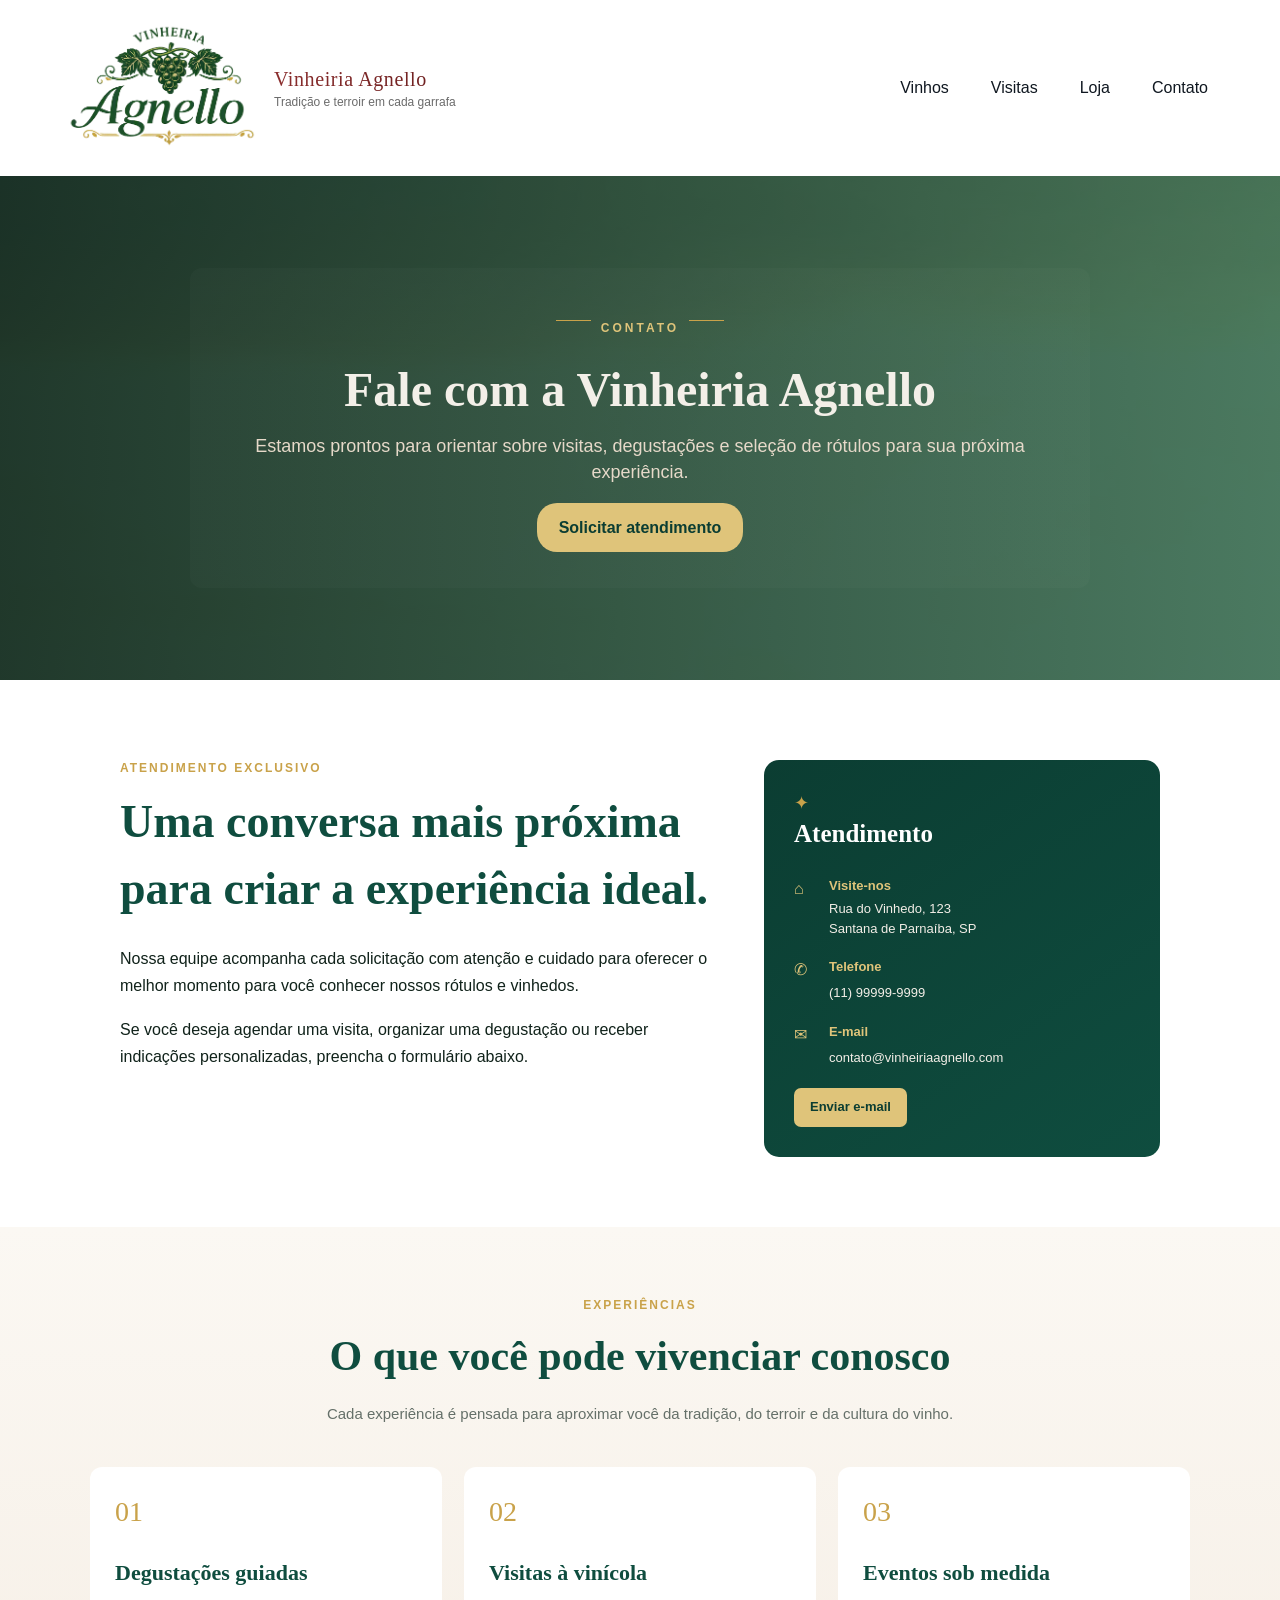
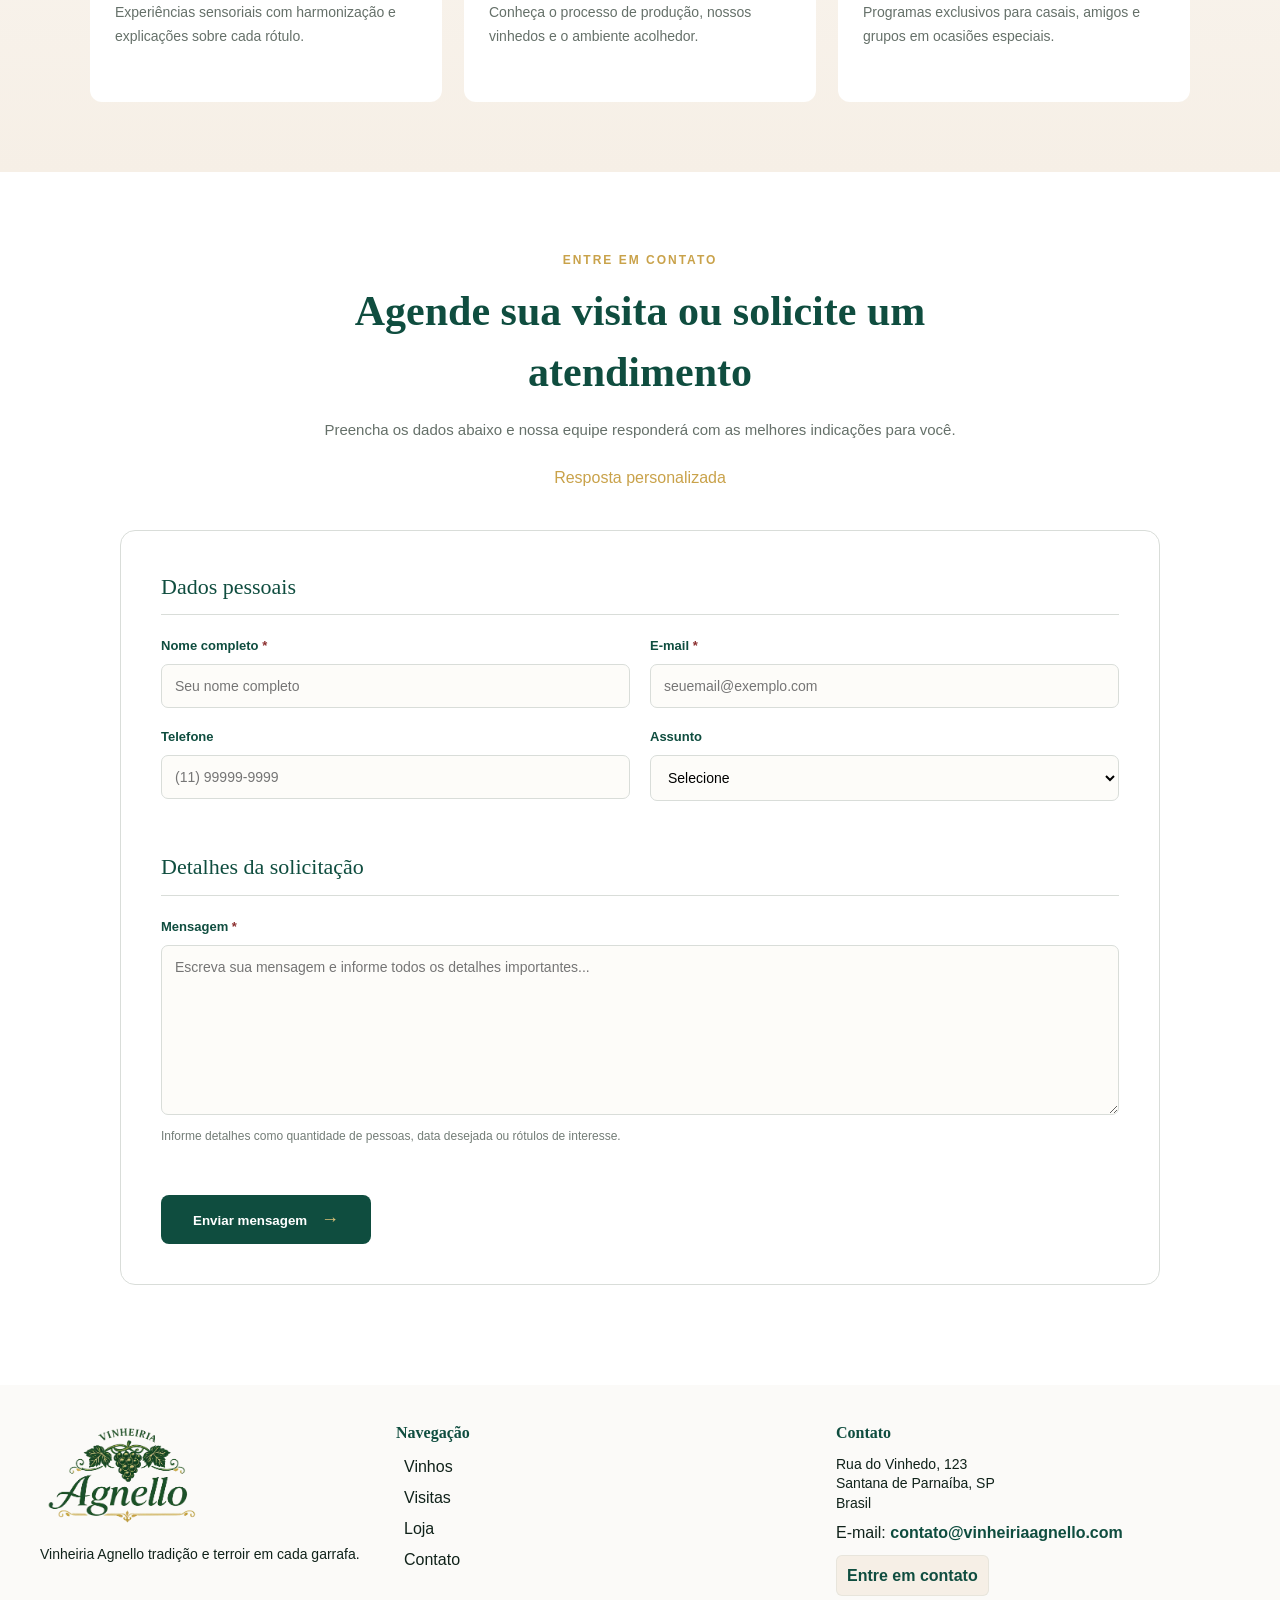
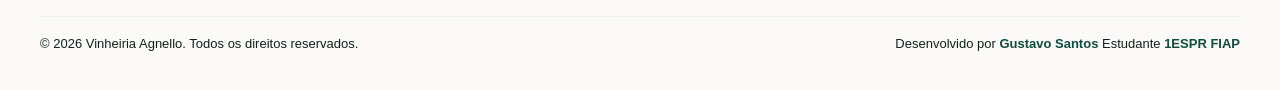
<file: src/pages/contato.html>
﻿<!DOCTYPE html>
<html lang="pt-BR">

<head>
  <meta charset="UTF-8" />
  <meta name="viewport" content="width=device-width, initial-scale=1.0" />
  <meta name="keywords" content="Vinheiria Agnello, vinhos, vinícola, vinhos artesanais, vinhos brasileiros, degustação de vinhos, visita à vinícola, loja de vinhos, terroir, enoturismo, Santana de Parnaíba, São Paulo">
  <meta name="description" content="Conheça a Vinheiria Agnello, uma vinheiria dedicada à tradição, ao terroir e à produção de vinhos artesanais. Descubra nossos vinhos, visitas e experiências.">
  <link rel="icon" href="../assets/imgs/logo.png" type="image/png">
  <link rel="stylesheet" href="../css/efeitos.css">

  <title>Vinheiria Agnello</title>
  <link rel="stylesheet" href="../css/style.css" />
  <style>

.hero {
  background:
    linear-gradient(90deg, rgba(8, 35, 29, 0.9), rgba(15, 77, 63, 0.75)),
    url("../assets/imgs/vineyard.webp");
}

.detalhe_hero {
  display: inline-flex;
  gap: 10px;
  margin-bottom: 18px;
  color: #dfc47a;
  font-size: 12px;
  font-weight: bold;
  letter-spacing: 3px;
  text-transform: uppercase;
}

.link_hero_contato {
  display: inline-block;
  padding: 13px 22px;
  color: #0b3d32;
  background: #dfc47a;
  border-radius: 20px;
  text-decoration: none;
  font-weight: bold;
  transition: all 1s ease-in-out;
}

.principal_contato {
  color: #10221a;
  background: #ffffff;
  font-family: "Montserrat", sans-serif;
}

.apresentacao_contato {
  width: 1100px;
  margin: 0 auto;
  padding: 80px 30px 70px;
  display: grid;
  grid-template-columns: 1.5fr 1fr;
  gap: 50px;
  box-sizing: border-box;
}

.rotulo_secao {
  display: block;
  margin-bottom: 12px;
  color: #c9a24a;
  font-size: 12px;
  font-weight: bold;
  letter-spacing: 2px;
  text-transform: uppercase;
}

.titulo_principal_contato {
  margin-bottom: 22px;
  color: #0f4d3f;
  font-family: "Playfair Display", serif;
  font-size: 46px;
}

.paragrafo_contato {
  margin-bottom: 17px;
  font-size: 16px;
  line-height: 1.7;
}

.cartao_atendimento {
  padding: 30px;
  background: linear-gradient(145deg, #0b3d32, #0f4d3f);
  border-radius: 15px;
  color: #ffffff;
}

.ornamento_cartao {
  color: #c9a24a;
  font-size: 18px;
}

.titulo_cartao {
  margin-bottom: 25px;
  font-family: "Playfair Display", serif;
  font-size: 25px;
}

.item_atendimento {
  display: grid;
  grid-template-columns: 25px 1fr;
  gap: 10px;
  margin-bottom: 20px;
}

.icone_atendimento,
.item_atendimento strong {
  color: #dfc47a;
}

.item_atendimento strong {
  display: block;
  margin-bottom: 3px;
  font-size: 13px;
}

.item_atendimento p,
.item_atendimento a {
  color: #f3eee7;
  font-size: 13px;
  line-height: 1.5;
}

.item_atendimento a {
  text-decoration: none;
}


.botao_email {
  display: inline-block;
  padding: 10px 16px;
  color: #0b3d32;
  background: #dfc47a;
  border-radius: 7px;
  text-decoration: none;
  font-size: 13px;
  font-weight: bold;
  transition: all 1s ease-in-out
}

.secao_experiencias {
  padding: 70px 30px;
  background: linear-gradient(180deg, #fbf8f3, #f6efe6);
}

.cabecalho_secao {
  width: 720px;
  margin: 0 auto 40px;
  text-align: center;
}

.titulo_secao_contato,
.titulo_formulario {
  color: #0f4d3f;
  font-family: "Playfair Display", serif;
  font-size: 42px;
}

.titulo_secao_contato {
  margin-bottom: 14px;
}

.descricao_secao,
.descricao_formulario {
  color: #657069;
  font-size: 15px;
  line-height: 1.7;
}

.lista_experiencias {
  width: 1100px;
  margin: 0 auto;
  display: grid;
  grid-template-columns: repeat(3, 1fr);
  gap: 22px;
}

.cartao_experiencia {
  min-height: 235px;
  padding: 25px;
  background: #ffffff;
  border-radius: 12px;
  box-sizing: border-box;
}

.numero_experiencia {
  display: block;
  margin-bottom: 25px;
  color: #c9a24a;
  font-family: "Playfair Display", serif;
  font-size: 28px;
}

.cartao_experiencia h3 {
  margin-bottom: 12px;
  color: #0f4d3f;
  font-family: "Playfair Display", serif;
  font-size: 22px;
}

.cartao_experiencia p {
  color: #657069;
  font-size: 14px;
  line-height: 1.7;
}

.secao_formulario {
  width: 1100px;
  margin: 0 auto;
  padding: 80px 30px 100px;
  box-sizing: border-box;
}

.introducao_formulario {
  width: 680px;
  margin: 0 auto 40px;
  text-align: center;
}

.titulo_formulario {
  margin-bottom: 14px;
}

.detalhe_formulario {
  margin-top: 24px;
  color: #c9a24a;
}

.formulario_contato {
  padding: 40px;
  background: #ffffff;
  border: 1px solid #d9ddd9;
  border-radius: 15px;
  box-sizing: border-box;
}

.grupo_formulario {
  margin-bottom: 30px;
  padding: 0;
  border: 0;
}

.titulo_grupo {
  width: 100%;
  padding-bottom: 12px;
  margin-bottom: 22px;
  color: #0f4d3f;
  border-bottom: 1px solid #d9ddd9;
  font-family: "Playfair Display", serif;
  font-size: 22px;
}

.linha_formulario {
  display: grid;
  grid-template-columns: 1fr 1fr;
  gap: 20px;
}

.campo_formulario {
  margin-bottom: 20px;
}

.campo_formulario label {
  display: block;
  margin-bottom: 8px;
  font-size: 13px;
  font-weight: bold;
}

.campo_formulario label span {
  color: #8b2e2e;
}

.campo_formulario input,
.campo_formulario select,
.campo_formulario textarea {
  width: 100%;
  padding: 13px;
  background: #fdfcf9;
  border: 1px solid #d9ddd9;
  border-radius: 7px;
  box-sizing: border-box;
  font-family: "Montserrat", sans-serif;
  font-size: 14px;
}

.campo_formulario textarea {
  height: 170px;
  resize: vertical;
}



.ajuda_campo {
  display: block;
  margin-top: 7px;
  color: #737d77;
  font-size: 12px;
}

.acoes_formulario {
  display: flex;
  align-items: center;
  justify-content: space-between;
}


.botao_enviar {
  width: 210px;
  padding: 14px;
  color: #ffffff;
  background: #0f4d3f;
  border: 0;
  border-radius: 8px;
  cursor: pointer;
  font-family: "Montserrat", sans-serif;
  font-weight: bold;
  transition: all 1s ease-in-out;
}

.seta_botao {
  margin-left: 10px;
  color: #dfc47a;
  font-size: 18px;
}
label {
  color: #0f4d3f;

}

  </style>
</head>

<body>
  <header class="cabecalho_site" role="banner">
    <div class="topo_cabecalho">
      <a class="marca" href="../../index.html">
        <img class="logo_marca" src="../assets/imgs/logo.png" alt="Logotipo Vinheiria Agnello" />
        <div class="texto_marca">
          <span class="nome_marca">Vinheiria Agnello</span>
          <span class="tag_marca">Tradição e terroir em cada garrafa</span>
        </div>
      </a>

      <nav class="nav_principal">
        <ul id="lista_nav" class="lista_nav">
          <li><a href="./vinhos.html">Vinhos</a></li>
          <li><a href="./visitas.html">Visitas</a></li>
          <li><a href="./loja.html">Loja</a></li>
          <li><a href="./contato.html">Contato</a></li>
        </ul>
      </nav>
    </div>

    <div class="hero" role="img">
      <div class="sobreposicao_hero">
        <span class="detalhe_hero">Contato</span>
        <h1 class="titulo_hero">Fale com a Vinheiria Agnello</h1>
        <p class="subtitulo_hero">Estamos prontos para orientar sobre visitas, degustações e seleção
          de rótulos para sua próxima experiência.</p>
        <a class="link_hero_contato" href="#formulario-contato">Solicitar atendimento</a>
      </div>
    </div>
  </header>

  <main>

    <section class="principal_contato" >
      <div class="apresentacao_contato">
        <div>
          <span class="rotulo_secao">Atendimento exclusivo</span>
          <h2 id="titulo-contato" class="titulo_principal_contato">
            Uma conversa mais próxima para criar a experiência ideal.
          </h2>
          <p class="paragrafo_contato">
            Nossa equipe acompanha cada solicitação com atenção e cuidado para
            oferecer o melhor momento para você conhecer nossos rótulos e vinhedos.
          </p>
          <p class="paragrafo_contato">
            Se você deseja agendar uma visita, organizar uma degustação ou receber
            indicações personalizadas, preencha o formulário abaixo.
          </p>
        </div>

        <aside class="cartao_atendimento" >
          <div class="ornamento_cartao">✦</div>
          <h3 class="titulo_cartao">Atendimento</h3>

          <div class="item_atendimento">
            <span class="icone_atendimento" >⌂</span>
            <div>
              <strong>Visite-nos</strong>
              <p>Rua do Vinhedo, 123<br />Santana de Parnaíba, SP</p>
            </div>
          </div>

          <div class="item_atendimento">
            <span class="icone_atendimento" >✆</span>
            <div>
              <strong>Telefone</strong>
              <a href="tel:+5511999999999">(11) 99999-9999</a>
            </div>
          </div>

          <div class="item_atendimento">
            <span class="icone_atendimento" >✉</span>
            <div>
              <strong>E-mail</strong>
              <a href="mailto:contato@vinheiriaagnello.com">contato@vinheiriaagnello.com</a>
            </div>
          </div>

          <a class="botao_email" href="mailto:contato@vinheiriaagnello.com">Enviar e-mail</a>
        </aside>
      </div>
    </section>

    <section class="secao_experiencias">
      <div class="cabecalho_secao">
        <span class="rotulo_secao">Experiências</span>
        <h2 id="titulo-experiencias" class="titulo_secao_contato">
          O que você pode vivenciar conosco
        </h2>
        <p class="descricao_secao">
          Cada experiência é pensada para aproximar você da tradição, do terroir
          e da cultura do vinho.
        </p>
      </div>

      <div class="lista_experiencias">
        <article class="cartao_experiencia">
          <span class="numero_experiencia">01</span>
          <h3>Degustações guiadas</h3>
          <p>Experiências sensoriais com harmonização e explicações sobre cada rótulo.</p>
        </article>

        <article class="cartao_experiencia">
          <span class="numero_experiencia">02</span>
          <h3>Visitas à vinícola</h3>
          <p>Conheça o processo de produção, nossos vinhedos e o ambiente acolhedor.</p>
        </article>

        <article class="cartao_experiencia">
          <span class="numero_experiencia">03</span>
          <h3>Eventos sob medida</h3>
          <p>Programas exclusivos para casais, amigos e grupos em ocasiões especiais.</p>
        </article>
      </div>
    </section>

    <section class="secao_formulario" id="formulario-contato">
      <div class="introducao_formulario">
        <span class="rotulo_secao">Entre em contato</span>
        <h2 id="titulo-formulario" class="titulo_formulario">Agende sua visita ou solicite um atendimento</h2>
        <p class="descricao_formulario">
          Preencha os dados abaixo e nossa equipe responderá com as melhores
          indicações para você.
        </p>
        <div class="detalhe_formulario">
          <span ></span>
          <span>Resposta personalizada</span>
          <span ></span>
        </div>
      </div>

      <form class="formulario_contato" action="#" method="post">
        <fieldset class="grupo_formulario">
          <legend class="titulo_grupo">Dados pessoais</legend>

          <div class="linha_formulario">
            <div class="campo_formulario">
              <label for="nome">Nome completo <span >*</span></label>
              <input id="nome" name="nome" type="text" placeholder="Seu nome completo" required />
            </div>

            <div class="campo_formulario">
              <label for="email">E-mail <span >*</span></label>
              <input id="email" name="email" type="email" placeholder="seuemail@exemplo.com" required />
            </div>
          </div>

          <div class="linha_formulario">
            <div class="campo_formulario">
              <label for="telefone">Telefone</label>
              <input id="telefone" name="telefone" type="tel" placeholder="(11) 99999-9999" />
            </div>

            <div class="campo_formulario">
              <label for="assunto">Assunto</label>
              <select id="assunto" name="assunto">
                <option value="">Selecione</option>
                <option value="visita">Visita à vinícola</option>
                <option value="degustacao">Degustação</option>
                <option value="evento">Evento especial</option>
                <option value="informacao">Informações gerais</option>
              </select>
            </div>
          </div>
        </fieldset>

        <fieldset class="grupo_formulario">
          <legend class="titulo_grupo">Detalhes da solicitação</legend>

          <div class="campo_formulario">
            <label for="mensagem">Mensagem <span >*</span></label>
            <textarea id="mensagem" name="mensagem" rows="7" placeholder="Escreva sua mensagem e informe todos os detalhes importantes..." required></textarea>
            <span class="ajuda_campo">
              Informe detalhes como quantidade de pessoas, data desejada ou rótulos de interesse.
            </span>
          </div>
        </fieldset>

        <div class="acoes_formulario">

          <button class="botao_enviar" type="submit">
            <span>Enviar mensagem</span>
            <span class="seta_botao" >→</span>
          </button>
        </div>
      </form>
    </section>
  <footer class="rodape_site" role="contentinfo">    <div class="rodape_container">
      <div class="rodape_coluna marca_coluna">
        <img class="logo_rodape" src="../assets/imgs/logo.png" alt="Logotipo Vinheiria Agnello" />
        <p class="descricao_rodape">Vinheiria Agnello tradição e terroir em cada garrafa.</p>
      </div>

      <div class="rodape_coluna nav_coluna">
        <h4 class="titulo_coluna">Navegação</h4>
        <ul class="lista_rodape">
          <li><a href="./vinhos.html">Vinhos</a></li>
          <li><a href="./visitas.html">Visitas</a></li>
          <li><a href="./loja.html">Loja</a></li>
          <li><a href="./contato.html">Contato</a></li>
        </ul>
      </div>

      <div class="rodape_coluna contato_coluna">
        <h4 class="titulo_coluna">Contato</h4>
        <address class="endereco_rodape">
          Rua do Vinhedo, 123<br />
          Santana de Parnaí­ba, SP<br />
          Brasil
        </address>
        <p class="email_rodape">E-mail: <a href="mailto:contato@vinheiriaagnello.com">contato@vinheiriaagnello.com</a>
        </p>

        <div class="redes_rodape">
          <a class="Contato" href="./contato.html">Entre em contato</a>
        </div>
      </div>
    </div>

    <div class="rodape_baixo">
      <p class="direitos">© <span class="ano">2026</span> Vinheiria Agnello. Todos os direitos reservados.</p>
      <p class="desenvolvido">Desenvolvido por <strong>Gustavo Santos</strong> Estudante <strong>1ESPR FIAP</strong>
      </p>
    </div>
  </footer>
</body>

</html>
</file>
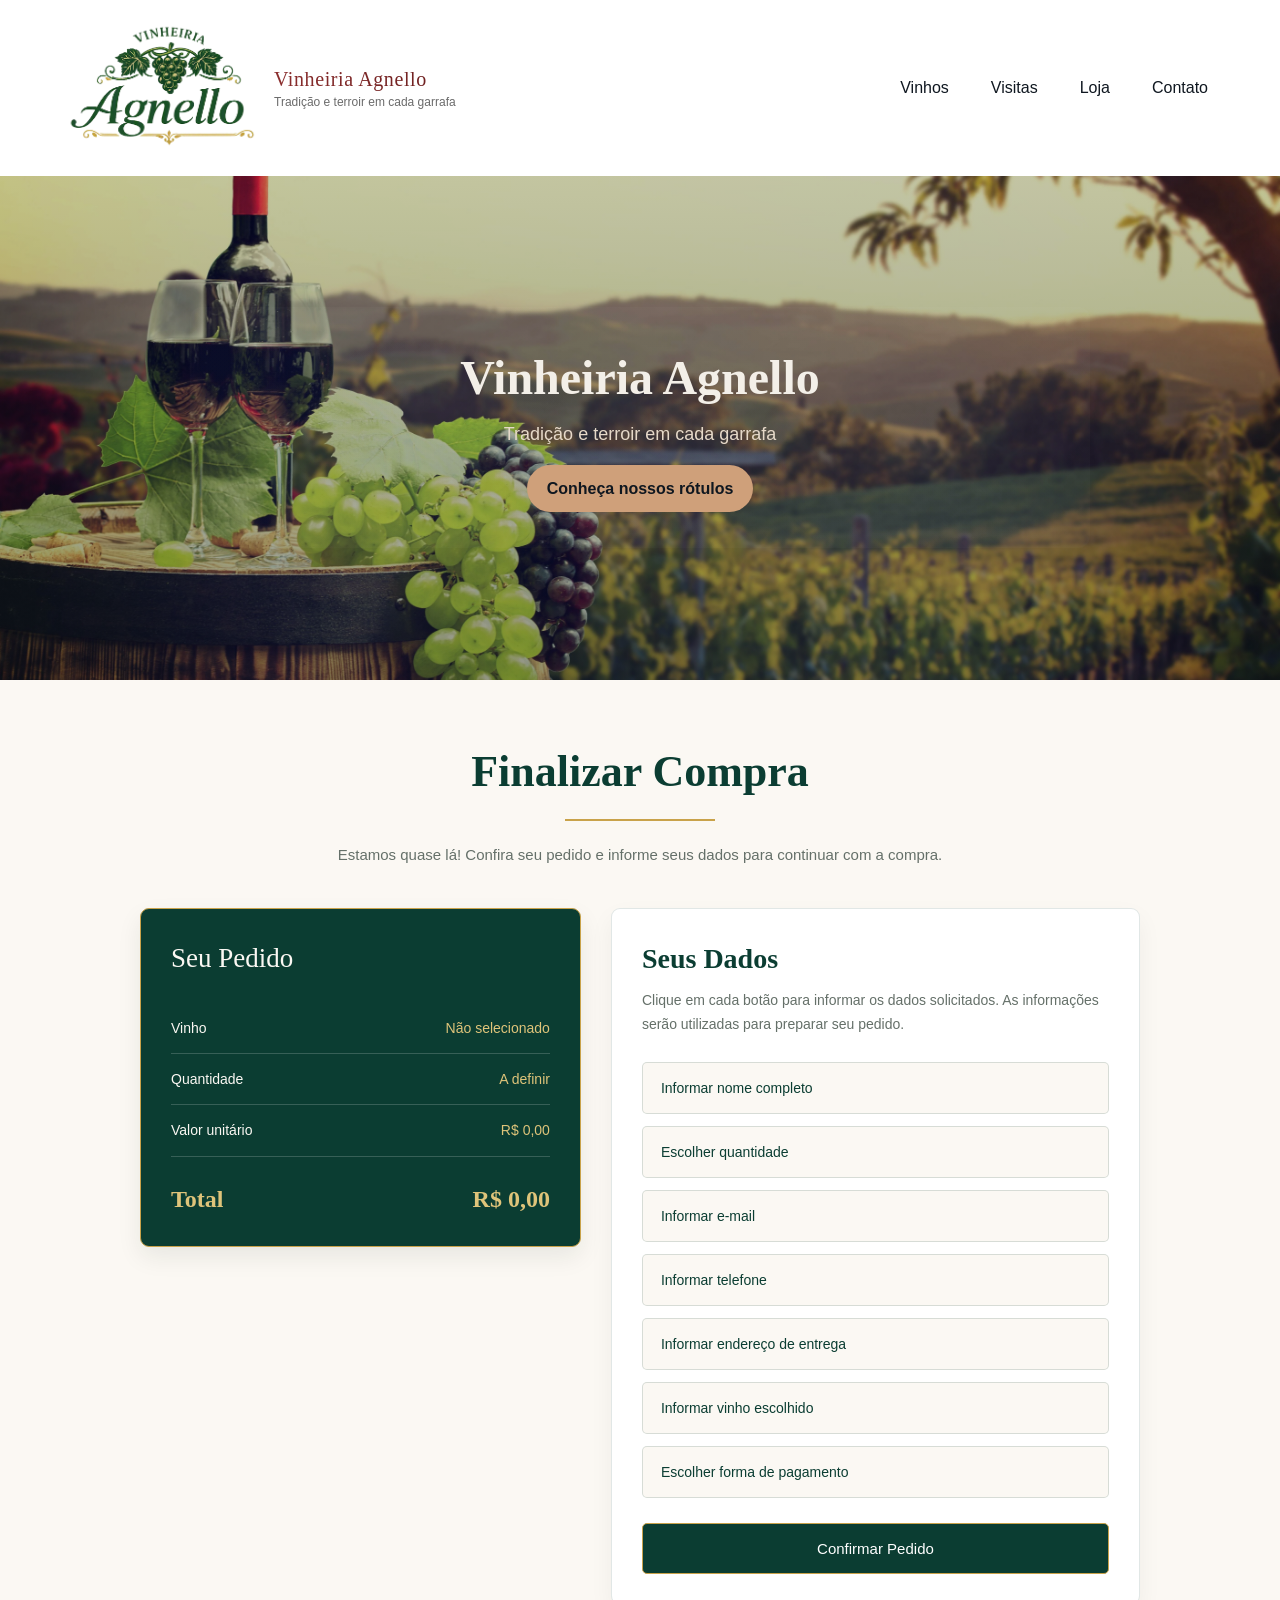
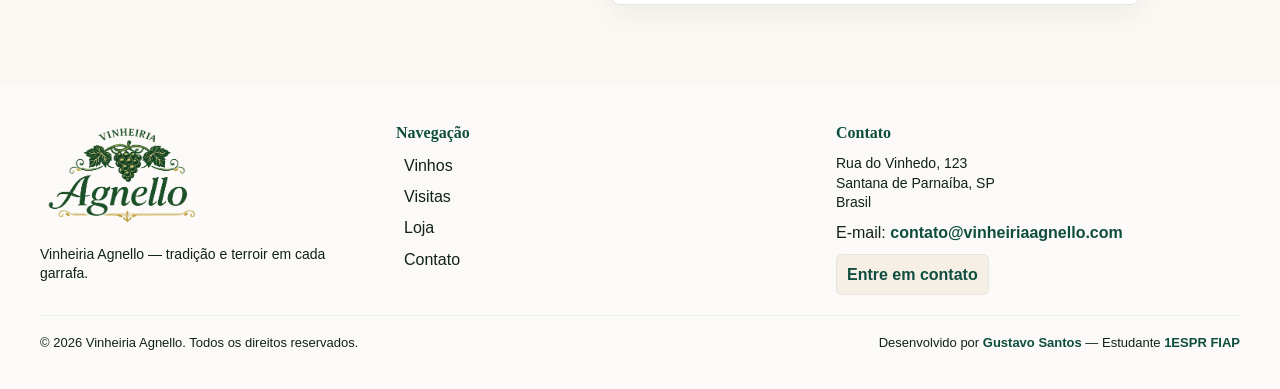
<file: src/pages/loja.html>
<!DOCTYPE html>
<html lang="pt-BR">
<head>
  <meta charset="UTF-8" />
  <meta name="viewport" content="width=device-width, initial-scale=1.0" />
  <meta name="keywords" content="Vinheiria Agnello, vinhos, vinícola, vinhos artesanais, vinhos brasileiros, degustação de vinhos, visita à vinícola, loja de vinhos, terroir, enoturismo, Santana de Parnaíba, São Paulo">
  <meta name="description" content="Conheça a Vinheiria Agnello, uma vinheiria dedicada à tradição, ao terroir e à produção de vinhos artesanais. Descubra nossos vinhos, visitas e experiências.">
  <link rel="icon" href="../assets/imgs/logo.png" type="image/png">
  <title>Vinheiria Agnello</title>
  <link rel="stylesheet" href="../css/style.css" />
  <link rel="stylesheet" href="../css/efeitos.css">

  <style>
    .principal_compra {
      min-height: 650px;
      padding: 60px 25px 80px;
      background: #fbf8f3;
      color: #10221a;
    }

    .conteudo_compra {
      max-width: 1000px;
      margin: 0 auto;
    }

    .introducao_compra {
      margin-bottom: 40px;
      text-align: center;
    }

    .titulo_compra {
      margin: 0 0 15px;
      color: #0b3d32;
      font-family: "Playfair Display", Georgia, serif;
      font-size: 44px;
      font-weight: 600;
    }

    .ornamento_compra {
      width: 150px;
      height: 2px;
      margin: 0 auto 20px;
      background: #c9a24a;
    }

    .texto_introducao_compra {
      max-width: 650px;
      margin: 0 auto;
      color: #657069;
      font-size: 15px;
      line-height: 1.8;
    }

    .painel_compra {
      display: grid;
      grid-template-columns: 1fr 1.2fr;
      gap: 30px;
      align-items: start;
    }

    .cartao_resumo {
      padding: 30px;
      background: #0b3d32;
      color: #fbf8f3;
      border: 1px solid #c9a24a;
      border-radius: 9px;
      box-shadow: 0 10px 25px rgba(16, 34, 26, 0.08);
    }

    .titulo_resumo {
      margin: 0 0 25px;
      font-family: "Playfair Display", Georgia, serif;
      font-size: 27px;
      font-weight: 500;
    }

    .linha_resumo {
      display: flex;
      justify-content: space-between;
      gap: 15px;
      padding: 15px 0;
      border-bottom: 1px solid rgba(255, 255, 255, 0.18);
      font-size: 14px;
    }

    .valor_resumo {
      color: #dfc47a;
      text-align: right;
      font-weight: 500;
    }

    .total_compra {
      display: flex;
      justify-content: space-between;
      gap: 15px;
      margin-top: 25px;
      color: #dfc47a;
      font-family: "Playfair Display", Georgia, serif;
      font-size: 24px;
      font-weight: 600;
    }

    .secao_dados {
      padding: 30px;
      background: #ffffff;
      border: 1px solid rgba(11, 61, 50, 0.12);
      border-radius: 9px;
      box-shadow: 0 10px 25px rgba(16, 34, 26, 0.05);
    }

    .titulo_dados {
      margin: 0 0 10px;
      color: #0b3d32;
      font-family: "Playfair Display", Georgia, serif;
      font-size: 28px;
      font-weight: 600;
    }

    .texto_dados {
      margin: 0 0 25px;
      color: #657069;
      font-size: 14px;
      line-height: 1.7;
    }

    .lista_dados {
      display: flex;
      flex-direction: column;
      gap: 12px;
    }

    .botao_dado {
      display: flex;
      align-items: center;
      justify-content: space-between;
      gap: 15px;
      width: 100%;
      padding: 17px 18px;
      color: #0b3d32;
      background: #fbf8f3;
      border: 1px solid rgba(11, 61, 50, 0.15);
      border-radius: 5px;
      font-family: inherit;
      font-size: 14px;
      text-align: left;
      cursor: pointer;
      transition:
        background 0.2s ease,
        border-color 0.2s ease;
    }

  

    .botao_confirmar {
      width: 100%;
      margin-top: 25px;
      padding: 16px 20px;
      color: #ffffff;
      background: #0b3d32;
      border: 1px solid #c9a24a;
      border-radius: 5px;
      font-family: inherit;
      font-size: 15px;
      font-weight: 500;
      cursor: pointer;
      transition:
        background 0.2s ease,
        color 0.2s ease;
    }

    .botao_confirmar:hover {
      color: #0b3d32;
      background: #c9a24a;
    }


  </style>
</head>

<body>

  <header class="cabecalho_site" role="banner">
    <div class="topo_cabecalho">

      <a class="marca" href="../../index.html" aria-label="Vinheiria Agnello - página inicial">
        <img
          class="logo_marca"
          src="../assets/imgs/logo.png"
          alt="Logotipo Vinheiria Agnello"
        />

        <div class="texto_marca">
          <span class="nome_marca">Vinheiria Agnello</span>
          <span class="tag_marca">Tradição e terroir em cada garrafa</span>
        </div>
      </a>

      <nav class="nav_principal" aria-label="Navegação principal">
        <ul id="lista_nav" class="lista_nav">
          <li><a href="./vinhos.html">Vinhos</a></li>
          <li><a href="./visitas.html">Visitas</a></li>
          <li><a href="./loja.html">Loja</a></li>
          <li><a href="./contato.html">Contato</a></li>
        </ul>
      </nav>

    </div>

    <div class="hero" role="img">
      <div class="sobreposicao_hero">
        <h1 class="titulo_hero">Vinheiria Agnello</h1>
        <p class="subtitulo_hero">Tradição e terroir em cada garrafa</p>
        <a class="cta_hero" href="./vinhos.html">Conheça nossos rótulos</a>
      </div>
    </div>
  </header>

  <main class="principal_compra">

    <div class="conteudo_compra">

      <section class="introducao_compra">
        <h1 class="titulo_compra">Finalizar Compra</h1>

        <div class="ornamento_compra"></div>

        <p class="texto_introducao_compra">
          Estamos quase lá! Confira seu pedido e informe
          seus dados para continuar com a compra.
        </p>
      </section>

      <div class="painel_compra">

        <section class="cartao_resumo">

          <h2 class="titulo_resumo">Seu Pedido</h2>

          <div class="linha_resumo">
            <span>Vinho</span>
            <span class="valor_resumo" id="resumo_vinho">
              Não selecionado
            </span>
          </div>

          <div class="linha_resumo">
            <span>Quantidade</span>
            <span class="valor_resumo" id="resumo_quantidade">
              A definir
            </span>
          </div>

          <div class="linha_resumo">
            <span>Valor unitário</span>
            <span class="valor_resumo" id="resumo_preco">
              R$ 0,00
            </span>
          </div>

          <div class="total_compra">
            <span>Total</span>
            <span id="resumo_total">R$ 0,00</span>
          </div>

        </section>

        <section class="secao_dados">

          <h2 class="titulo_dados">
            Seus Dados
          </h2>

          <p class="texto_dados">
            Clique em cada botão para informar os dados
            solicitados. As informações serão utilizadas
            para preparar seu pedido.
          </p>

          <div class="lista_dados">

            <button
              type="button"
              class="botao_dado"
              onclick="informarNome()"
            >
              <span>Informar nome completo</span>
              <span id="nome_completo"></span>
            </button>

            <button
              type="button"
              class="botao_dado"
              onclick="informarQuantidade()"
            >
              <span>Escolher quantidade</span>
              <span id="quantidade"></span>
            </button>

            <button
              type="button"
              class="botao_dado"
              onclick="informarEmail()"
            >
              <span>Informar e-mail</span>
              <span id="email"></span>
            </button>

            <button
              type="button"
              class="botao_dado"
              onclick="informarTelefone()"
            >
              <span>Informar telefone</span>
              <span id="telefone"></span>
            </button>

            <button
              type="button"
              class="botao_dado"
              onclick="informarEndereco()"
            >
              <span>Informar endereço de entrega</span>
              <span id="endereco"></span>
            </button>

            <button
              type="button"
              class="botao_dado"
              onclick="informarVinhoEscolhido()"
            >
              <span>Informar vinho escolhido</span>
              <span id="vinho"></span>
            </button>

            <button
              type="button"
              class="botao_dado"
              onclick="informarFormaPagamento()"
            >
              <span>Escolher forma de pagamento</span>
              <span id="formaDePagamento"></span>

            </button>

          </div>

          <button
            type="button"
            class="botao_confirmar"
            id="botao_confirmar_compra"
            onclick="confirmarCompra()"
          >
            Confirmar Pedido
          </button>

        </section>

      </div>

    </div>

  </main>

  <footer class="rodape_site" role="contentinfo">

    <div class="rodape_container">

      <div class="rodape_coluna marca_coluna">
        <img
          class="logo_rodape"
          src="../assets/imgs/logo.png"
          alt="Logotipo Vinheiria Agnello"
        />

        <p class="descricao_rodape">
          Vinheiria Agnello — tradição e terroir em cada garrafa.
        </p>
      </div>

      <div class="rodape_coluna nav_coluna">
        <h4 class="titulo_coluna">Navegação</h4>

        <ul class="lista_rodape">
          <li><a href="./vinhos.html">Vinhos</a></li>
          <li><a href="./visitas.html">Visitas</a></li>
          <li><a href="./loja.html">Loja</a></li>
          <li><a href="./contato.html">Contato</a></li>
        </ul>
      </div>

      <div class="rodape_coluna contato_coluna">

        <h4 class="titulo_coluna">Contato</h4>

        <address class="endereco_rodape">
          Rua do Vinhedo, 123<br />
          Santana de Parnaíba, SP<br />
          Brasil
        </address>

        <p class="email_rodape">
          E-mail:
          <a href="mailto:contato@vinheiriaagnello.com">
            contato@vinheiriaagnello.com
          </a>
        </p>

        <div class="redes_rodape">
          <a class="Contato" href="./contato.html">Entre em contato</a>
        </div>

      </div>

    </div>

    <div class="rodape_baixo">
      <p class="direitos">
        © <span class="ano">2026</span> Vinheiria Agnello. Todos os direitos reservados.
      </p>

      <p class="desenvolvido">
        Desenvolvido por <strong>Gustavo Santos</strong> —
        Estudante <strong>1ESPR FIAP</strong>
      </p>
    </div>

  </footer>
  <script src="../js/script.js"></script>
</body>
</html>
</file>
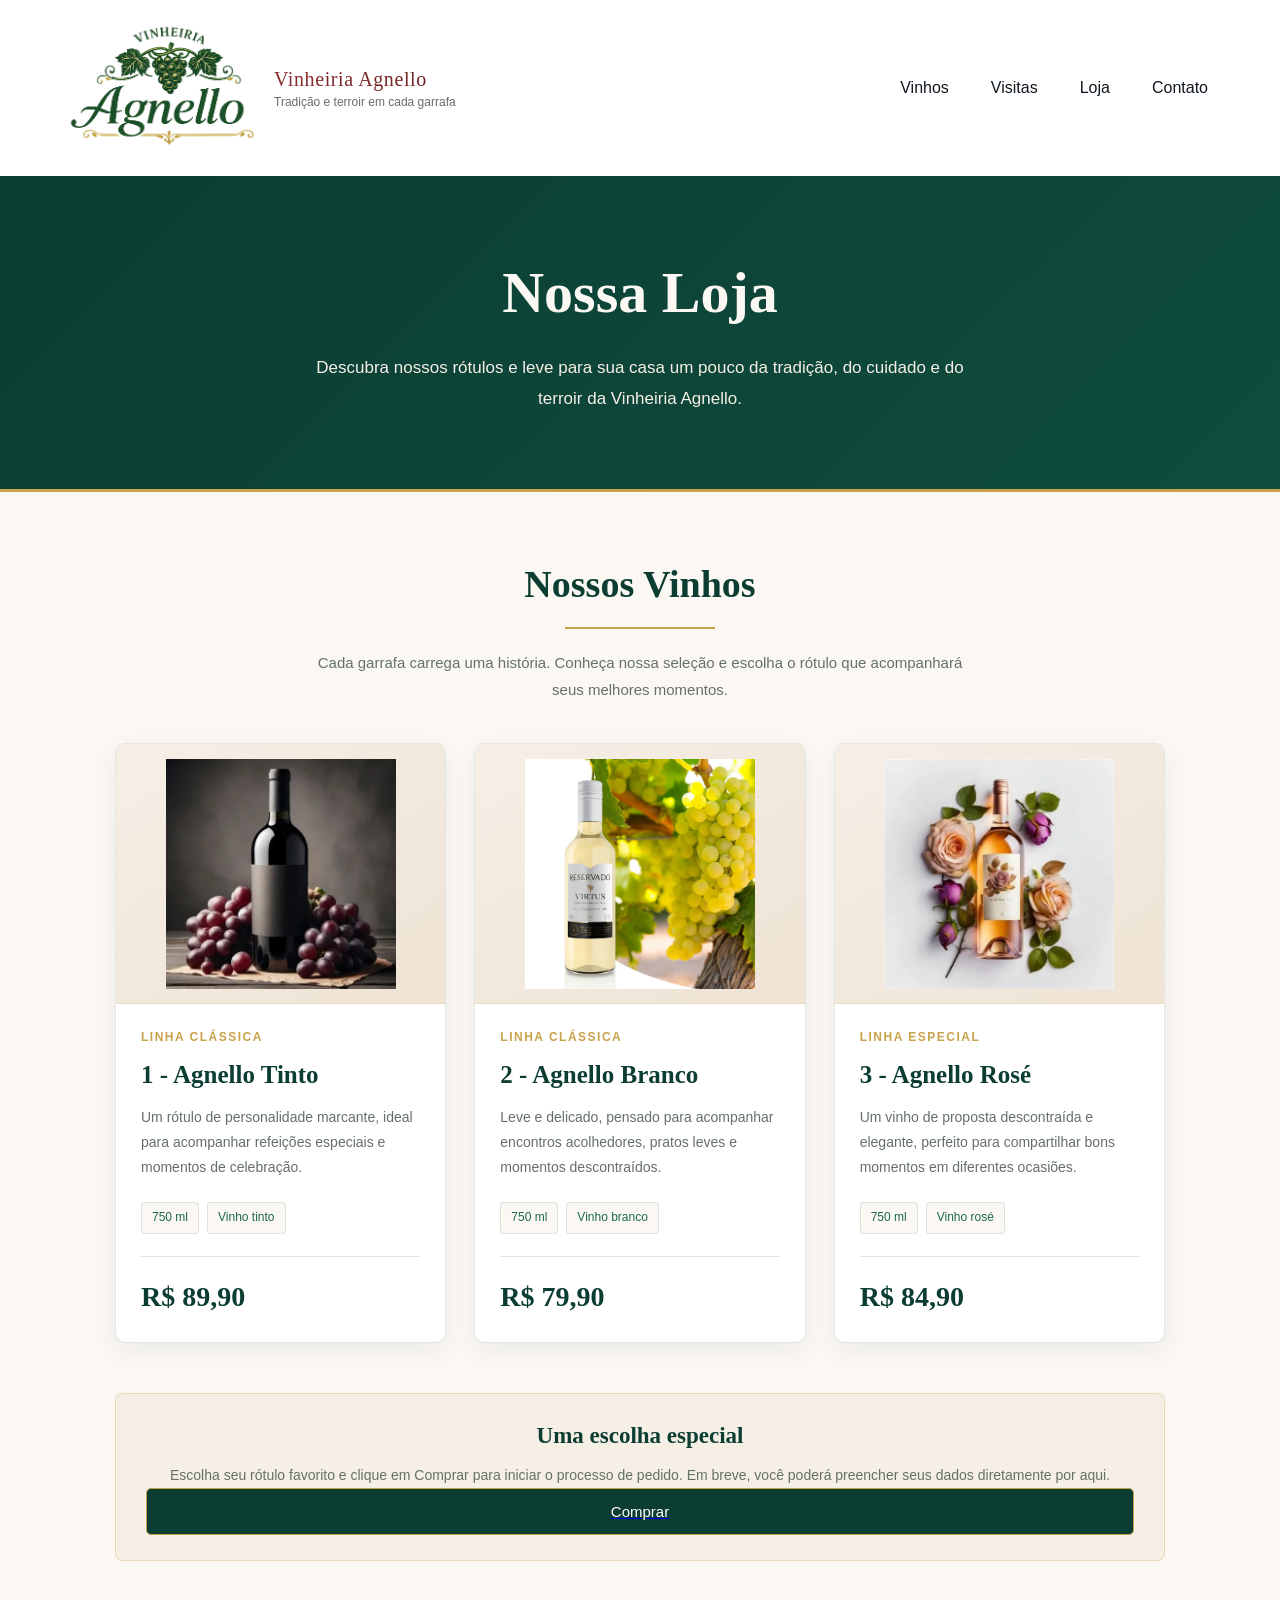
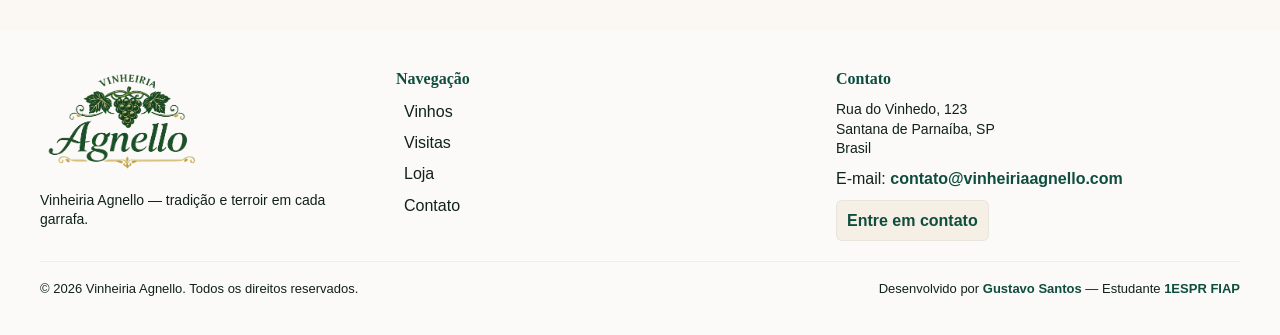
<file: src/pages/vinhos.html>
<!DOCTYPE html>
<html lang="pt-BR">
<head>
  <meta charset="UTF-8">
  <meta name="viewport" content="width=device-width, initial-scale=1.0">
  <meta name="keywords" content="Vinheiria Agnello, vinhos, vinícola, vinhos artesanais, vinhos brasileiros, degustação de vinhos, visita à vinícola, loja de vinhos, terroir, enoturismo, Santana de Parnaíba, São Paulo">
  <meta name="description" content="Conheça a Vinheiria Agnello, uma vinheiria dedicada à tradição, ao terroir e à produção de vinhos artesanais. Descubra nossos vinhos, visitas e experiências.">
  <link rel="icon" href="../assets/imgs/logo.png" type="image/png">
  <title>Vinheiria Agnello</title>
  <link rel="stylesheet" href="../css/style.css">
  <link rel="stylesheet" href="../css/efeitos.css">

  <style>
    .principal_loja {
      background: #fbf8f3;
      color: #10221a;
      padding-bottom: 70px;
    }

    .hero_loja {
      padding: 75px 25px;
      text-align: center;
      background: linear-gradient(135deg, #0b3d32, #0f4d3f);
      color: #fbf8f3;
      border-bottom: 3px solid #c9a24a;
    }

    .titulo_hero_loja {
      margin: 0 0 18px;
      font-family: "Playfair Display", Georgia, serif;
      font-size: 58px;
      font-weight: 600;
    }

    .texto_hero_loja {
      max-width: 680px;
      margin: 0 auto;
      font-size: 17px;
      line-height: 1.8;
      color: #f6efe6;
    }

    .secao_vinhos {
      max-width: 1100px;
      margin: 0 auto;
      padding: 65px 25px 0;
    }

    .introducao_loja {
      margin-bottom: 40px;
      text-align: center;
    }

    .titulo_secao_loja {
      margin: 0 0 15px;
      color: #0b3d32;
      font-family: "Playfair Display", Georgia, serif;
      font-size: 38px;
      font-weight: 600;
    }

    .ornamento_loja {
      width: 150px;
      height: 2px;
      margin: 0 auto 20px;
      background: #c9a24a;
    }

    .texto_introducao_loja {
      max-width: 650px;
      margin: 0 auto;
      color: #657069;
      font-size: 15px;
      line-height: 1.8;
    }

    .lista_vinhos {
      display: grid;
      grid-template-columns: repeat(3, 1fr);
      gap: 28px;
    }

    .cartao_vinho {
      display: flex;
      flex-direction: column;
      overflow: hidden;
      background: #ffffff;
      border: 1px solid rgba(11, 61, 50, 0.12);
      border-radius: 10px;
      box-shadow: 0 8px 25px rgba(16, 34, 26, 0.06);
      transition: transform 0.2s ease, box-shadow 0.2s ease;
    }



    .imagem_vinho {
      display: flex;
      align-items: center;
      justify-content: center;
      height: 260px;
      padding: 20px;
      background: linear-gradient(145deg, #f6efe6, #eee3d4);
      border-bottom: 1px solid rgba(201, 162, 74, 0.25);
    }

    .imagem_vinho img {
      max-width: 100%;
      max-height: 230px;
      object-fit: contain;
    }

    .informacoes_vinho {
      display: flex;
      flex: 1;
      flex-direction: column;
      padding: 25px;
    }

    .categoria_vinho {
      margin-bottom: 10px;
      color: #c9a24a;
      font-size: 12px;
      font-weight: 600;
      letter-spacing: 1.5px;
      text-transform: uppercase;
    }

    .nome_vinho {
      margin: 0 0 12px;
      color: #0b3d32;
      font-family: "Playfair Display", Georgia, serif;
      font-size: 25px;
      font-weight: 600;
    }

    .descricao_vinho {
      margin: 0 0 22px;
      color: #657069;
      font-size: 14px;
      line-height: 1.8;
    }

    .detalhes_vinho {
      display: flex;
      flex-wrap: wrap;
      gap: 8px;
      margin-bottom: 22px;
    }

    .detalhe_vinho {
      padding: 6px 10px;
      color: #1c6553;
      background: #fbf8f3;
      border: 1px solid rgba(11, 61, 50, 0.12);
      border-radius: 4px;
      font-size: 12px;
    }

    .rodape_cartao_vinho {
      display: flex;
      flex-direction: column;
      gap: 18px;
      margin-top: auto;
      padding-top: 20px;
      border-top: 1px solid #e8e1d7;
    }

    .preco_vinho {
      color: #0b3d32;
      font-family: "Playfair Display", Georgia, serif;
      font-size: 28px;
      font-weight: 600;
    }

    .botao_comprar {
      display: block;
      width: 100%;
      padding: 14px 20px;
      border: 1px solid #c9a24a;
      border-radius: 5px;
      background: #0b3d32;
      color: #ffffff;
      font-family: inherit;
      font-size: 15px;
      font-weight: 500;
      cursor: pointer;
      transition: background 0.2s ease, color 0.2s ease;
    }



    .aviso_loja {
      max-width: 1050px;
      margin: 50px auto 0;
      padding: 25px 30px;
      background: #f6efe6;
      border: 1px solid rgba(201, 162, 74, 0.3);
      border-radius: 8px;
      text-align: center;
    }

    .titulo_aviso_loja {
      margin: 0 0 10px;
      color: #0b3d32;
      font-family: "Playfair Display", Georgia, serif;
      font-size: 23px;
    }

    .texto_aviso_loja {
      margin: 0;
      color: #657069;
      font-size: 14px;
      line-height: 1.8;
    }
  </style>
</head>

<body>

  <header class="cabecalho_site">
    <div class="topo_cabecalho">

      <a class="marca" href="../../index.html">
        <img
          class="logo_marca"
          src="../assets/imgs/logo.png"
          alt="Logotipo Vinheiria Agnello"
        >

        <div class="texto_marca">
          <span class="nome_marca">Vinheiria Agnello</span>
          <span class="tag_marca">Tradição e terroir em cada garrafa</span>
        </div>
      </a>

      <nav class="nav_principal">
        <ul class="lista_nav">
          <li><a href="./vinhos.html">Vinhos</a></li>
          <li><a href="./visitas.html">Visitas</a></li>
          <li><a href="./loja.html">Loja</a></li>
          <li><a href="./contato.html">Contato</a></li>
        </ul>
      </nav>

    </div>
  </header>

  <main class="principal_loja">

    <section class="hero_loja">
      <h1 class="titulo_hero_loja">Nossa Loja</h1>

      <p class="texto_hero_loja">
        Descubra nossos rótulos e leve para sua casa
        um pouco da tradição, do cuidado e do terroir
        da Vinheiria Agnello.
      </p>
    </section>

    <section class="secao_vinhos">

      <div class="introducao_loja">
        <h2 class="titulo_secao_loja">Nossos Vinhos</h2>
        <div class="ornamento_loja"></div>

        <p class="texto_introducao_loja">
          Cada garrafa carrega uma história.
          Conheça nossa seleção e escolha o rótulo
          que acompanhará seus melhores momentos.
        </p>
      </div>

      <div class="lista_vinhos">

        <article class="cartao_vinho">
          <div class="imagem_vinho">
            <img
              src="../assets/imgs/Garrafa de vinho tinto Agnello.webp"
              alt="Garrafa de vinho tinto Agnello"
            >
          </div>

          <div class="informacoes_vinho">
            <span class="categoria_vinho">Linha Clássica</span>

            <h3 class="nome_vinho">1 - Agnello Tinto</h3>

            <p class="descricao_vinho">
              Um rótulo de personalidade marcante,
              ideal para acompanhar refeições
              especiais e momentos de celebração.
            </p>

            <div class="detalhes_vinho">
              <span class="detalhe_vinho">750 ml</span>
              <span class="detalhe_vinho">Vinho tinto</span>
            </div>

            <div class="rodape_cartao_vinho">
              <span class="preco_vinho">R$ 89,90</span>
            </div>
          </div>
        </article>

        <article class="cartao_vinho">
          <div class="imagem_vinho">
            <img
              src="../assets/imgs/Garrafa de vinho branco Agnello.webp"
              alt="Garrafa de vinho branco Agnello"
            >
          </div>

          <div class="informacoes_vinho">
            <span class="categoria_vinho">Linha Clássica</span>

            <h3 class="nome_vinho">2 - Agnello Branco</h3>

            <p class="descricao_vinho">
              Leve e delicado, pensado para acompanhar
              encontros acolhedores, pratos leves
              e momentos descontraídos.
            </p>

            <div class="detalhes_vinho">
              <span class="detalhe_vinho">750 ml</span>
              <span class="detalhe_vinho">Vinho branco</span>
            </div>

            <div class="rodape_cartao_vinho">
              <span class="preco_vinho">R$ 79,90</span>
            </div>
          </div>
        </article>

        <article class="cartao_vinho">
          <div class="imagem_vinho">
            <img
              src="../assets/imgs/Garrafa de vinho rosé Agnello.webp"
              alt="Garrafa de vinho rosé Agnello"
            >
          </div>

          <div class="informacoes_vinho">
            <span class="categoria_vinho">Linha Especial</span>

            <h3 class="nome_vinho">3 - Agnello Rosé</h3>

            <p class="descricao_vinho">
              Um vinho de proposta descontraída
              e elegante, perfeito para compartilhar
              bons momentos em diferentes ocasiões.
            </p>

            <div class="detalhes_vinho">
              <span class="detalhe_vinho">750 ml</span>
              <span class="detalhe_vinho">Vinho rosé</span>
            </div>

            <div class="rodape_cartao_vinho">
              <span class="preco_vinho">R$ 84,90</span>
            </div>
          </div>
        </article>

      </div>

      <aside class="aviso_loja">
        <h2 class="titulo_aviso_loja">Uma escolha especial</h2>

        <p class="texto_aviso_loja">
          Escolha seu rótulo favorito e clique em
          Comprar para iniciar o processo de pedido.
          Em breve, você poderá preencher seus dados
          diretamente por aqui.
        </p>

        <a href="./loja.html">
          <button type="button" class="botao_comprar">
            Comprar
          </button>
        </a>
      </aside>

    </section>
  </main>

  <footer class="rodape_site">

    <div class="rodape_container">

      <div class="rodape_coluna marca_coluna">
        <img
          class="logo_rodape"
          src="../assets/imgs/logo.png"
          alt="Logotipo Vinheiria Agnello"
        >

        <p class="descricao_rodape">
          Vinheiria Agnello — tradição e terroir em cada garrafa.
        </p>
      </div>

      <div class="rodape_coluna nav_coluna">
        <h4 class="titulo_coluna">Navegação</h4>

        <ul class="lista_rodape">
          <li><a href="./vinhos.html">Vinhos</a></li>
          <li><a href="./visitas.html">Visitas</a></li>
          <li><a href="./loja.html">Loja</a></li>
          <li><a href="./contato.html">Contato</a></li>
        </ul>
      </div>

      <div class="rodape_coluna contato_coluna">
        <h4 class="titulo_coluna">Contato</h4>

        <address class="endereco_rodape">
          Rua do Vinhedo, 123<br>
          Santana de Parnaíba, SP<br>
          Brasil
        </address>

        <p class="email_rodape">
          E-mail:
          <a href="mailto:contato@vinheiriaagnello.com">
            contato@vinheiriaagnello.com
          </a>
        </p>

        <div class="redes_rodape">
          <a class="Contato" href="./contato.html">
            Entre em contato
          </a>
        </div>
      </div>

    </div>

    <div class="rodape_baixo">
      <p class="direitos">
        © <span class="ano">2026</span>
        Vinheiria Agnello. Todos os direitos reservados.
      </p>

      <p class="desenvolvido">
        Desenvolvido por <strong>Gustavo Santos</strong> —
        Estudante <strong>1ESPR FIAP</strong>
      </p>
    </div>

  </footer>

</body>
</html>
</file>
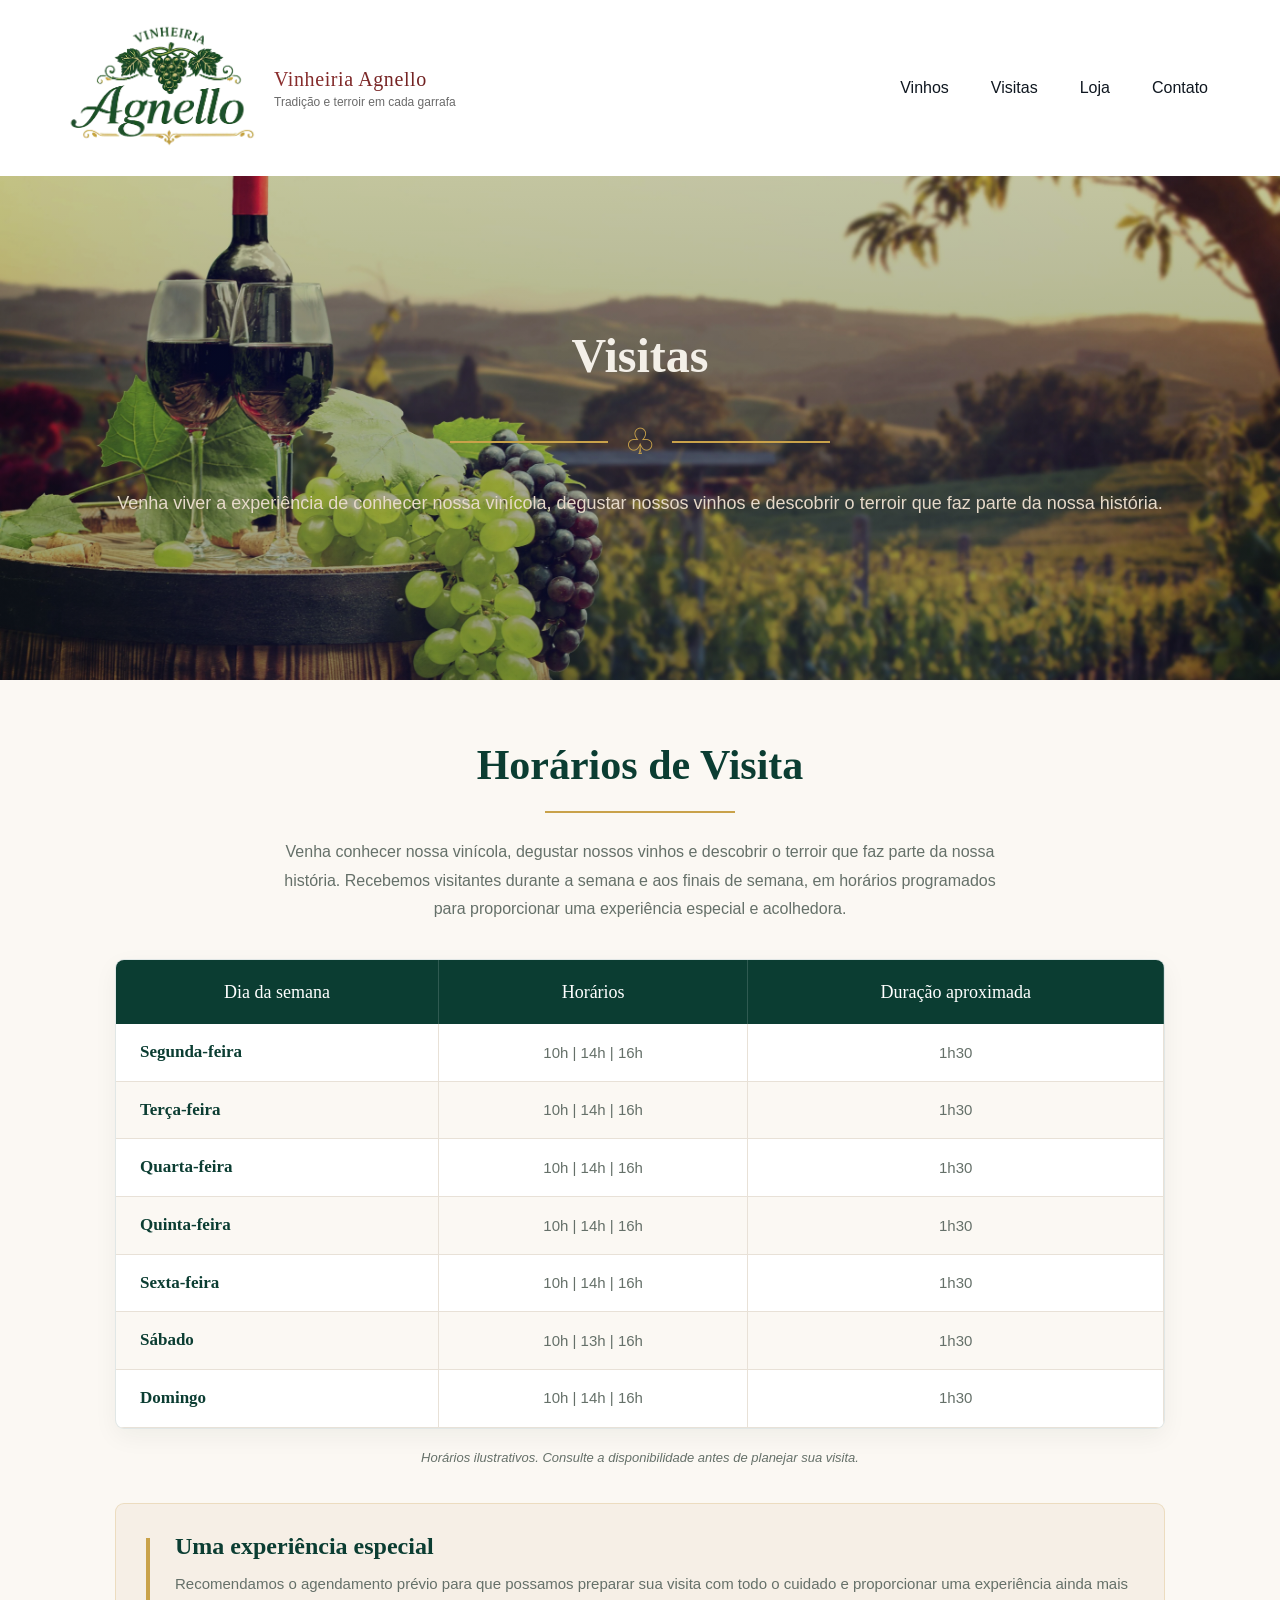
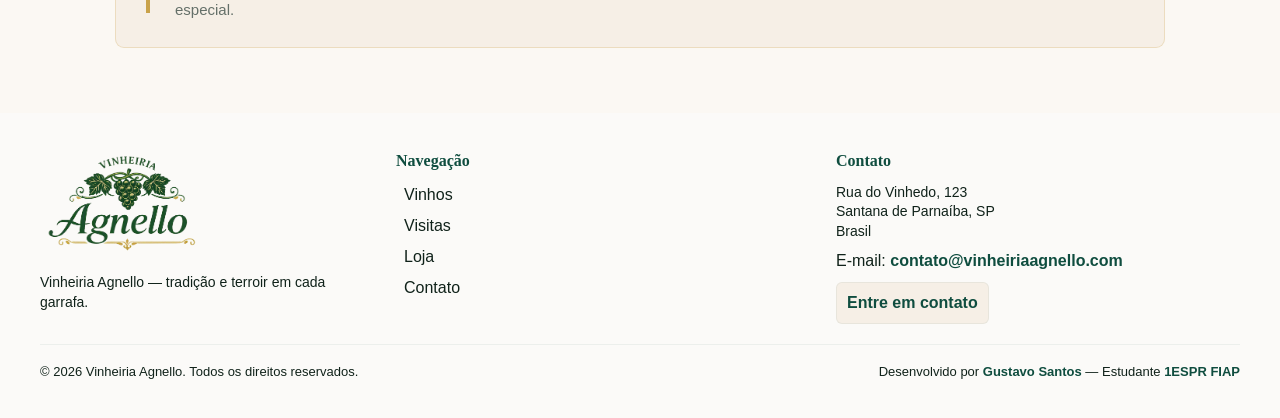
<file: src/pages/visitas.html>
<!DOCTYPE html>
<html lang="pt-BR">

<head>
  <meta charset="UTF-8">
  <meta name="viewport" content="width=device-width, initial-scale=1.0">
  <meta name="keywords" content="Vinheiria Agnello, vinhos, vinícola, vinhos artesanais, vinhos brasileiros, degustação de vinhos, visita à vinícola, loja de vinhos, terroir, enoturismo, Santana de Parnaíba, São Paulo">
  <meta name="description" content="Conheça a Vinheiria Agnello, uma vinheiria dedicada à tradição, ao terroir e à produção de vinhos artesanais. Descubra nossos vinhos, visitas e experiências.">
  <link rel="icon" href="../assets/imgs/logo.png" type="image/png">
  <title>Vinheiria Agnello</title>
  <link rel="stylesheet" href="../css/style.css">
  <link rel="stylesheet" href="../css/efeitos.css">

  <style>
    .principal_visitas {
      background: #fbf8f3;
      color: #10221a;
      padding: 55px 0 65px;
    }

    .conteudo_visitas {
      max-width: 1100px;
      margin: 0 auto;
      padding: 0 25px;
    }

    .introducao_visitas {
      text-align: center;
      margin-bottom: 35px;
    }

    .titulo_visitas {
      color: #0b3d32;
      font-family: "Playfair Display", Georgia, serif;
      font-size: 42px;
      font-weight: 600;
      margin: 0 0 15px;
    }

    .ornamento_visitas {
      width: 190px;
      height: 2px;
      margin: 0 auto 25px;
      background: #c9a24a;
    }

    .texto_introducao_visitas {
      max-width: 720px;
      margin: 0 auto;
      color: #657069;
      font-size: 16px;
      line-height: 1.8;
    }

    .secao_horarios {
      margin-top: 30px;
    }

    .tabela_horarios {
      width: 100%;
      border-collapse: separate;
      border-spacing: 0;
      overflow: hidden;
      border: 1px solid rgba(11, 61, 50, 0.12);
      border-radius: 9px;
      background: #ffffff;
      box-shadow: 0 8px 25px rgba(16, 34, 26, 0.05);
    }

    .tabela_horarios th {
      padding: 19px 24px;
      background: #0b3d32;
      color: #ffffff;
      font-family: "Playfair Display", Georgia, serif;
      font-size: 18px;
      font-weight: 500;
      text-align: center;
      border-right: 1px solid rgba(255, 255, 255, 0.15);
    }

    

    .tabela_horarios td {
      padding: 16px 24px;
      color: #657069;
      font-size: 15px;
      text-align: center;
      border-right: 1px solid #e8e1d7;
      border-bottom: 1px solid #e8e1d7;
    }



    .dia_visita {
      color: #0b3d32 !important;
      font-family: "Playfair Display", Georgia, serif;
      font-size: 17px !important;
      font-weight: 600;
      text-align: left !important;
    }

    .horario_visita {
      color: #1c6553;
      font-weight: 500;
      white-space: nowrap;
    }

    .aviso_visitas {
      display: flex;
      align-items: center;
      gap: 25px;
      margin-top: 35px;
      padding: 25px 30px;
      background: #f6efe6;
      border: 1px solid rgba(201, 162, 74, 0.25);
      border-radius: 9px;
    }

    .detalhe_aviso {
      width: 4px;
      min-height: 75px;
      flex-shrink: 0;
      background: #c9a24a;
    }

    .titulo_aviso {
      margin: 0 0 8px;
      color: #0b3d32;
      font-family: "Playfair Display", Georgia, serif;
      font-size: 24px;
      font-weight: 600;
    }

    .texto_aviso {
      margin: 0;
      color: #657069;
      font-size: 15px;
      line-height: 1.7;
    }

    .observacao_horarios {
      margin-top: 20px;
      color: #657069;
      font-size: 13px;
      font-style: italic;
      text-align: center;
    }

    .ornamento_hero_visitas {
      display: flex;
      align-items: center;
      gap: 16px;
      width: 380px;
      margin: 25px 0 30px;
    }

    

    .simbolo_uva {
      color: #c9a24a;
      font-size: 36px;
      line-height: 1;
    }

    #sobreposicao_hero {
      display: flex;
      align-items: center;
      justify-content: center;
      flex-direction: column;
    }
  </style>
</head>

<body>

  <header class="cabecalho_site">

    <div class="topo_cabecalho">

      <a class="marca" href="../../index.html">

        <img
          class="logo_marca"
          src="../assets/imgs/logo.png"
          alt="Logotipo Vinheiria Agnello"
        >

        <div class="texto_marca">
          <span class="nome_marca">Vinheiria Agnello</span>
          <span class="tag_marca">
            Tradição e terroir em cada garrafa
          </span>
        </div>

      </a>

      <nav class="nav_principal">

        <ul class="lista_nav">

          <li>
            <a href="./vinhos.html">Vinhos</a>
          </li>

          <li>
            <a href="./visitas.html">Visitas</a>
          </li>

          <li>
            <a href="./loja.html">Loja</a>
          </li>

          <li>
            <a href="./contato.html">
              Contato
            </a>
          </li>

        </ul>

      </nav>

    </div>

    <div class="hero">

      <div id="sobreposicao_hero">

        <h1 class="titulo_hero">Visitas</h1>

        <div class="ornamento_hero_visitas">
          <span></span>
          <span class="simbolo_uva">♧</span>
          <span></span>
        </div>

        <p class="subtitulo_hero">
          Venha viver a experiência de conhecer nossa vinícola,
          degustar nossos vinhos e descobrir o terroir que
          faz parte da nossa história.
        </p>

      </div>

    </div>

  </header>

  <main class="principal_visitas">

    <div class="conteudo_visitas">

      <section class="introducao_visitas">

        <h1 class="titulo_visitas">
          Horários de Visita
        </h1>

        <div class="ornamento_visitas"></div>

        <p class="texto_introducao_visitas">
          Venha conhecer nossa vinícola, degustar nossos vinhos
          e descobrir o terroir que faz parte da nossa história.
          Recebemos visitantes durante a semana e aos finais
          de semana, em horários programados para proporcionar
          uma experiência especial e acolhedora.
        </p>

      </section>

      <section class="secao_horarios">

        <table class="tabela_horarios">

          <thead>
            <tr>
              <th>Dia da semana</th>
              <th>Horários</th>
              <th>Duração aproximada</th>
            </tr>
          </thead>

          <tbody>

            <tr>
              <td class="dia_visita">Segunda-feira</td>
              <td class="horario_visita">10h | 14h | 16h</td>
              <td>1h30</td>
            </tr>

            <tr>
              <td class="dia_visita">Terça-feira</td>
              <td class="horario_visita">10h | 14h | 16h</td>
              <td>1h30</td>
            </tr>

            <tr>
              <td class="dia_visita">Quarta-feira</td>
              <td class="horario_visita">10h | 14h | 16h</td>
              <td>1h30</td>
            </tr>

            <tr>
              <td class="dia_visita">Quinta-feira</td>
              <td class="horario_visita">10h | 14h | 16h</td>
              <td>1h30</td>
            </tr>

            <tr>
              <td class="dia_visita">Sexta-feira</td>
              <td class="horario_visita">10h | 14h | 16h</td>
              <td>1h30</td>
            </tr>

            <tr>
              <td class="dia_visita">Sábado</td>
              <td class="horario_visita">10h | 13h | 16h</td>
              <td>1h30</td>
            </tr>

            <tr>
              <td class="dia_visita">Domingo</td>
              <td class="horario_visita">10h | 14h | 16h</td>
              <td>1h30</td>
            </tr>

          </tbody>

        </table>

        <p class="observacao_horarios">
          Horários ilustrativos. Consulte a disponibilidade
          antes de planejar sua visita.
        </p>

      </section>

      <aside class="aviso_visitas">

        <div class="detalhe_aviso"></div>

        <div>

          <h2 class="titulo_aviso">
            Uma experiência especial
          </h2>

          <p class="texto_aviso">
            Recomendamos o agendamento prévio para que
            possamos preparar sua visita com todo o cuidado
            e proporcionar uma experiência ainda mais especial.
          </p>

        </div>

      </aside>

    </div>

  </main>

  <footer class="rodape_site">

    <div class="rodape_container">

      <div class="rodape_coluna marca_coluna">

        <img
          class="logo_rodape"
          src="../assets/imgs/logo.png"
          alt="Logotipo Vinheiria Agnello"
        >

        <p class="descricao_rodape">
          Vinheiria Agnello — tradição e terroir em cada garrafa.
        </p>

      </div>

      <div class="rodape_coluna nav_coluna">

        <h4 class="titulo_coluna">
          Navegação
        </h4>

        <ul class="lista_rodape">
          <li><a href="./vinhos.html">Vinhos</a></li>
          <li><a href="./visitas.html">Visitas</a></li>
          <li><a href="./loja.html">Loja</a></li>
          <li><a href="./contato.html">Contato</a></li>
        </ul>

      </div>

      <div class="rodape_coluna contato_coluna">

        <h4 class="titulo_coluna">
          Contato
        </h4>

        <address class="endereco_rodape">
          Rua do Vinhedo, 123<br>
          Santana de Parnaíba, SP<br>
          Brasil
        </address>

        <p class="email_rodape">
          E-mail:
          <a href="mailto:contato@vinheiriaagnello.com">
            contato@vinheiriaagnello.com
          </a>
        </p>

        <div class="redes_rodape">
          <a class="Contato" href="./contato.html">
            Entre em contato
          </a>
        </div>

      </div>

    </div>

    <div class="rodape_baixo">

      <p class="direitos">
        © <span class="ano">2026</span>
        Vinheiria Agnello. Todos os direitos reservados.
      </p>

      <p class="desenvolvido">
        Desenvolvido por <strong>Gustavo Santos</strong> —
        Estudante <strong>1ESPR FIAP</strong>
      </p>

    </div>

  </footer>

</body>
</html>
</file>
<file: src/css/efeitos.css>
.lista_nav a:hover {
    opacity: 0.9;
    transform: translateY(-1px);
}
.logo_marca {
    animation: aumentarTamanho 2s infinite ease-in-out;
}

.nav_principal .lista_nav li {
    transition: all 1s ease-in-out;
}

.nav_principal .lista_nav li:hover{
    background-color: #f7f7f7;
    border-left: 2px solid #0b3d32;
}

.detalhe_hero::before,
.detalhe_hero::after {
    content: "";
    width: 35px;
    height: 1px;
    background: #c9a24a;
}
.tabela_horarios td:first-child{
    transition: 0.5s ease-in-out;
}
.tabela_horarios td:first-child:hover {
    border-left: 2px solid #0b3d32;
} 
.tabela_horarios td:last-child:hover {
    border-right: 2px solid #0b3d32;
} 
.tabela_horarios tbody tr:last-child td:hover {
    border-bottom: 2px solid #0b3d32;
} 

.tabela_horarios tbody tr:nth-child(even) {
    background: #fbf8f3;
}

.tabela_horarios tbody tr:hover {
    background: #f6efe6;
    transition: all 0.7s ease-in-out;
}
.ornamento_hero_visitas span:not(.simbolo_uva) {
    flex: 1;
    height: 2px;
    background: #c9a24a;
}
.cartao_vinho:hover {
    transform: translateY(-5px);
    box-shadow: 0 14px 30px rgba(16, 34, 26, 0.12);
}

.botao_comprar:hover {
    background: #c9a24a;
    color: #0b3d32;
}

.botao_dado:hover {
    background: #f6efe6;
    border-color: #c9a24a;
}

.link_hero_contato:hover,
.botao_email:hover {
    background: #ffffff;
}

.item_atendimento a:hover {
    text-decoration: underline;
}

.campo_formulario input:focus,
.campo_formulario select:focus,
.campo_formulario textarea:focus {
    outline: 1px solid #c9a24a;
}

.botao_enviar:hover {
    background: #0b3d32;
}

@keyframes aumentarTamanho {
    0% {
        transform: scale(1.01);
        rotate: 2deg;
    }

    50% {
        transform: scale(0.9);
        rotate: -2deg;
    }
    100% {
        transform: scale(1.01);
        rotate: 2deg;
    }
}
</file>
<file: src/css/style.css>
@import url(efeitos.css);
* {
  box-sizing: border-box;
  margin: 0;
  padding: 0;
}

html,
body {
  height: 100%;
}

body {
  font-family: "Montserrat", sans-serif;
  color: #f3efe8;
  background: #fff;
  line-height: 1.45;
}

.cabecalho_site {
  width: 100%;
  color: #f3efe8;
}

.topo_cabecalho {
  display: flex;
  align-items: center;
  justify-content: space-between;
  max-width: 1200px;
  margin: 0 auto;
  padding: 18px 20px;
}

.marca {
  display: flex;
  align-items: center;
  gap: 14px;
  text-decoration: none;
  color: inherit;
}

.logo_marca {
  width: 200px;
  height: auto;
  object-fit: contain;
}

.texto_marca {
  display: flex;
  flex-direction: column;
}

.nome_marca {
  display: block;
  font-family: "Playfair Display", serif;
  font-size: 20px;
  letter-spacing: 0.6px;
  background: linear-gradient(90deg, #8b2e2e, #6b1f1f);
  -webkit-background-clip: text;
  background-clip: text;
  color: transparent;
}

.tag_marca {
  display: block;
  font-size: 12px;
  color: #6b6b6b;
}

.nav_principal {
  position: relative;
}

.lista_nav {
  display: flex;
  gap: 18px;
  list-style: none;
  align-items: center;
  margin-left: 24px;
}

.lista_nav a {
  color: #0f1720;
  text-decoration: none;
  padding: 8px 12px;
  border-radius: 6px;
  font-weight: 500;
  background: rgba(255, 255, 255, 0.9);
  transition: transform 0.12s ease, opacity 0.12s ease;
}

.botao_cta {
  background: #8b2e2e;
  color: #f3efe8;
  box-shadow: 0 6px 18px rgba(139, 46, 46, 0.18);
}

.hero {
  height: 56vh;
  min-height: 360px;
  background-image:
    linear-gradient(180deg, rgba(15, 23, 32, 0.25), rgba(15, 23, 32, 0.45)),
    url('../assets/imgs/vineyard.webp');
  background-size: cover;
  background-position: center;
  display: flex;
  align-items: center;
  justify-content: center;
}

.sobreposicao_hero {
  text-align: center;
  padding: 36px;
  background: linear-gradient(180deg, rgba(255, 255, 255, 0.02), rgba(255, 255, 255, 0.02));
  border-radius: 12px;
  max-width: 900px;
  width: 100%;
}

.titulo_hero {
  font-family: "Playfair Display", serif;
  font-size: 48px;
  color: #f3efe8;
  margin-bottom: 8px;
}

.subtitulo_hero {
  color: #e6d9c9;
  margin-bottom: 18px;
  font-size: 18px;
}

.cta_hero {
  display: inline-block;
  padding: 12px 20px;
  background: #cfa07a;
  color: #0f1720;
  border-radius: 999px;
  text-decoration: none;
  font-weight: 600;
}

.sr-only {
  position: absolute;
  width: 1px;
  height: 1px;
  padding: 0;
  margin: -1px;
  overflow: hidden;
  clip: rect(0, 0, 0, 0);
  white-space: nowrap;
  border: 0;
}

.rodape_site {
  box-sizing: border-box;
  width: 100%;
  background: #fbfaf8;
  color: #10221a;
  font-family: "Montserrat", sans-serif;
  padding: 36px 20px;
}

.rodape_container {
  max-width: 1200px;
  margin: 0 auto;
  display: flex;
  gap: 36px;
  align-items: flex-start;
  justify-content: space-between;
}

.rodape_coluna {
  flex: 1;
  min-width: 180px;
}

.marca_coluna {
  max-width: 320px;
}

.logo_rodape {
  width: 160px;
  height: auto;
  display: block;
  margin-bottom: 12px;
}

.descricao_rodape {
  color: #10221a;
  font-size: 14px;
  line-height: 1.4;
}

.titulo_coluna {
  font-family: "Playfair Display", serif;
  font-size: 16px;
  color: #0f4d3f;
  margin-bottom: 10px;
}

.lista_rodape {
  list-style: none;
  padding: 0;
  margin: 0;
  display: flex;
  flex-direction: column;
  gap: 8px;
}

.lista_rodape a {
  color: #10221a;
  text-decoration: none;
  padding: 6px 8px;
  border-radius: 6px;
  background: transparent;
  transition: background 0.12s ease;
}

.lista_rodape a:hover {
  background: rgba(15, 77, 63, 0.06);
}

.endereco_rodape {
  font-style: normal;
  color: #10221a;
  font-size: 14px;
  line-height: 1.4;
  margin-bottom: 8px;
}

.email_rodape a {
  color: #0f4d3f;
  text-decoration: none;
  font-weight: 600;
}

.email_rodape a:hover {
  text-decoration: underline;
}

.redes_rodape {
  display: flex;
  gap: 8px;
  margin-top: 10px;
}

.Contato {
  display: inline-block;
  padding: 8px 10px;
  border-radius: 6px;
  background: #f6efe6;
  color: #0f4d3f;
  font-weight: 700;
  text-decoration: none;
  border: 1px solid rgba(15, 77, 63, 0.06);
}

.Contato:hover {
  background: #c9a24a;
  color: #fbfaf8;
}

.rodape_baixo {
  max-width: 1200px;
  margin: 20px auto 0;
  padding-top: 18px;
  border-top: 1px solid rgba(15, 77, 63, 0.06);
  display: flex;
  justify-content: space-between;
  align-items: center;
  gap: 12px;
}

.direitos {
  font-size: 13px;
  color: #10221a;
}

.desenvolvido {
  font-size: 13px;
  color: #10221a;
}

.rodape_site .Contato{
    transition: all ease-in-out 1s;
}

.rodape_site a {
  transition: opacity 0.12s ease;

}

.rodape_site strong {
  color: #0f4d3f;
}
</file>
